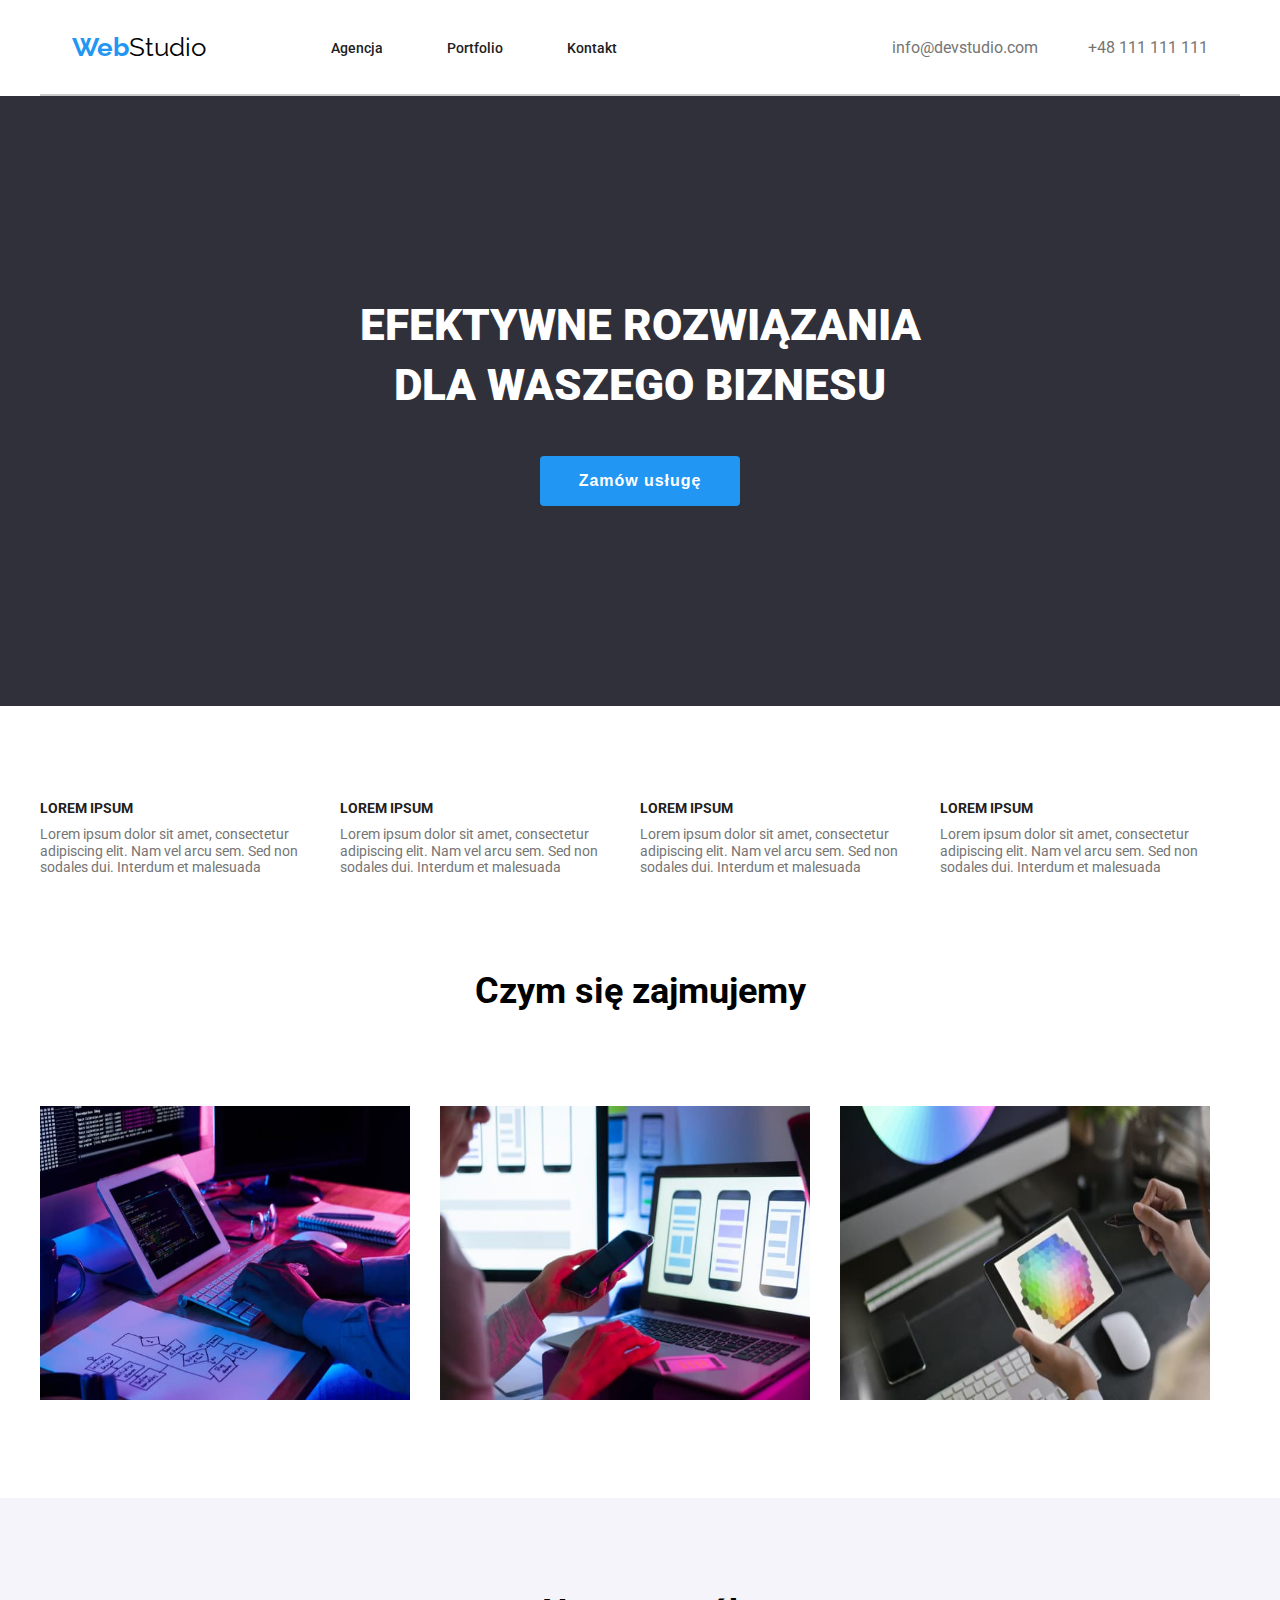
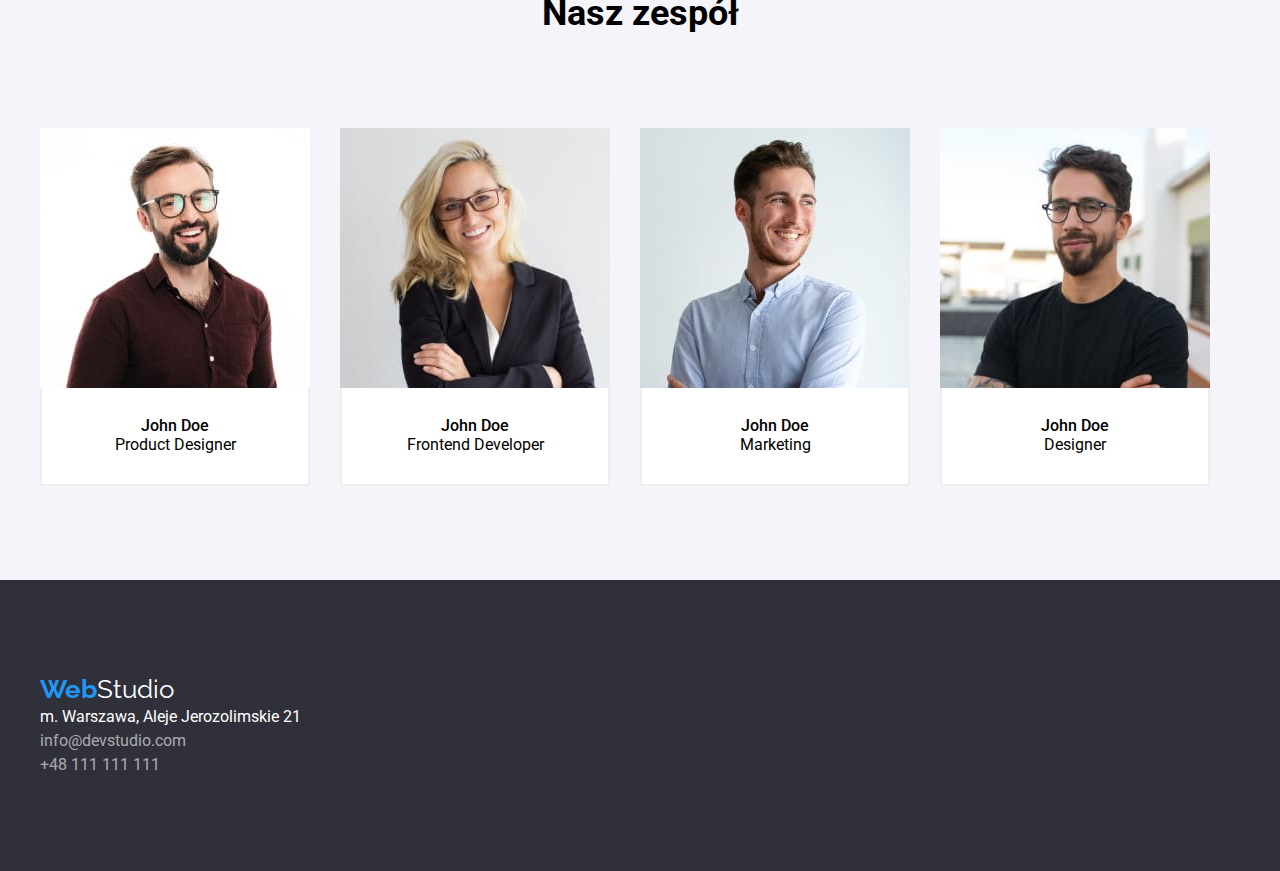
<file: index.html>
<!DOCTYPE html>
<html lang="pl">
  <head>
    <meta charset="UTF-8" />
    <meta http-equiv="X-UA-Compatible" content="IE=edge" />
    <meta name="viewport" content="width=device-width, initial-scale=1.0" />
    <link
      rel="stylesheet"
      href="https://github.com/sindresorhus/modern-normalize/blob/0c3cb3a7dcf0fb4242a8736127a1d717b704c360/modern-normalize.css"
    />
    <link rel="preconnect" href="https://fonts.googleapis.com" />
    <link rel="preconnect" href="https://fonts.gstatic.com" crossorigin />
    <link
      href="https://fonts.googleapis.com/css2?family=Raleway:wght@700&family=Roboto:ital,wght@0,400;0,500;0,700;1,900&display=swap"
      rel="stylesheet"
    />
    <link rel="stylesheet" href="css/styles.css" />
    <title>Studio</title>
  </head>

  <body>
    <header class="header-background-color">
      <div class="container cont-class nav-border-bottom">
        <div class="nav-flex">
          <div class="logo focus">
            <a class="all-links" href="index.html"
              ><span class="web">Web</span><span class="studio">Studio</span></a
            >
          </div>
          <nav>
            <ul class="nav-ul list-style focus">
              <li>
                <a class="nav-ul-a all-links" href="index.html">Agencja</a>
              </li>
              <li>
                <a class="nav-ul-a all-links" href="portfolio.html">Portfolio</a>
              </li>
              <li>
                <a class="nav-ul-a all-links" href="/">Kontakt</a>
              </li>
            </ul>
          </nav>
        </div>
        <div class="nav-flex2">
          <div class="mail-hover nav-ul all-links">
            <a class="header-mail-phone" href="mailto:info@devstudio.com">info@devstudio.com</a>
          </div>
          <div class="mail-hover nav-ul">
            <a class="header-mail-phone all-links" href="tel:+48111111111">+48 111 111 111</a>
          </div>
        </div>
      </div>
    </header>

    <main>
      <div class="box-h1">
        <h1 class="description-h1 uppercase">Efektywne rozwiązania<br />dla waszego biznesu</h1>
        <button class="button-main" type="button">Zamów usługę</button>
      </div>
      <div class="container">
        <ul class="list-style flex section">
          <li>
            <h2 class="uppercase description-big-letters">Lorem ipsum</h2>
            <p class="description-small-letters">
              Lorem ipsum dolor sit amet, consectetur adipiscing elit. Nam vel arcu sem. Sed non
              sodales dui. Interdum et malesuada
            </p>
          </li>
          <li>
            <h2 class="uppercase description-big-letters">Lorem ipsum</h2>
            <p class="description-small-letters">
              Lorem ipsum dolor sit amet, consectetur adipiscing elit. Nam vel arcu sem. Sed non
              sodales dui. Interdum et malesuada
            </p>
          </li>
          <li>
            <h2 class="uppercase description-big-letters">Lorem ipsum</h2>
            <p class="description-small-letters">
              Lorem ipsum dolor sit amet, consectetur adipiscing elit. Nam vel arcu sem. Sed non
              sodales dui. Interdum et malesuada
            </p>
          </li>
          <li>
            <h2 class="uppercase description-big-letters">Lorem ipsum</h2>
            <p class="description-small-letters">
              Lorem ipsum dolor sit amet, consectetur adipiscing elit. Nam vel arcu sem. Sed non
              sodales dui. Interdum et malesuada
            </p>
          </li>
        </ul>

        <h2 class="description-main margin-bottom">Czym się zajmujemy</h2>
        <ul class="list-style flex-main margin-bottom">
          <li>
            <img
              src="images/main-page/tablet.jpg"
              alt="Zdjęcie biurka, na którym widoczny jest ekran, tablet, ręczne notatki, oraz dłonie kogoś piszącego na klawiaturze. Po zawartości ekranów można wnioskować, że ktoś coś koduje."
              width="370"
              height="294"
            />
          </li>
          <li>
            <img
              src="images/main-page/mockup.jpg"
              alt="Widać jeden monitor, jeden laptop, osobę, która trzyma smartphone w ręce i ekran telefonu porównuje z makietą aplikacji wyświetlonej na ekranie laptopa."
              width="370"
              height="294"
            />
          </li>
          <li>
            <img
              src="images/main-page/pattern.jpg"
              alt="Widać fragment klawiatury i monitora, na pierwszym planie znajduje się dłoń trzymająca tablet. Na tablecie wyświetla się wzornik kolorów."
              width="370"
              height="294"
            />
          </li>
        </ul>
      </div>
      <div class="main-page-other-background">
        <h2 class="description-main padding-top">Nasz zespół</h2>
        <ul class="list-style flex-main section container">
          <li>
            <figure>
              <img class="img-main-no-gap"
                src="images/people/productDesigner.jpg"
                alt="Mężczyzna koło 35 roku życia, brunet w okularach z tygodniowym zarostem."
                width="270"
                height="260"
              />
              <figcaption class="figcaption-main">
                <div class="description-human">John Doe</div>
                <div class="description-human-occupation">Product Designer</div>
              </figcaption>
            </figure>
          </li>
          <li>
            <figure>
              <img class="img-main-no-gap"
                src="images/people/frontendDeveloper.jpg"
                alt="Kobieta koło trzydziestki, z długimi błąd włosami, w burgundowych okularach."
                width="270"
                height="260"
              />
              <figcaption class="figcaption-main">
                <div class="description-human">John Doe</div>
                <div class="description-human-occupation">Frontend Developer</div>
              </figcaption>
            </figure>
          </li>
          <li>
            <figure>
              <img class="img-main-no-gap"
                src="images/people/marketing.jpg"
                alt="Około 25 letni mężczyzna, krótko ścięty, z kilkodniowym zarostem, w niebiskiej koszuli."
                width="270"
                height="260"
              />
              <figcaption class="figcaption-main">
                <div class="description-human">John Doe</div>
                <div class="description-human-occupation">Marketing</div>
              </figcaption>
            </figure>
          </li>
          <li>
            <figure>
              <img class="img-main-no-gap"
                src="images/people/uIDesigner.jpg"
                alt="Mężczyzna w średnim wieku w okrągłych okularach, z tygodniowym zarostem, brunet. Ubrany w czarną koszulkę. Widoczny tatuaż na lewym ramieniu."
                width="270"
                height="260"
              />
              <figcaption class="figcaption-main">
                <div class="description-human">John Doe</div>
                <div class="description-human-occupation">Designer</div>
              </figcaption>
            </figure>
          </li>
        </ul>
      </div>
    </main>

    <footer class="footer-background-color section">
      <div class="container">
        <a class="all-links" href="index.html"
          ><span class="web font-footer-logo">Web</span
          ><span class="studio-white font-footer-logo">Studio</span></a
        >
        <address class="address">m. Warszawa, Aleje Jerozolimskie 21</address>
        <div class="mail-hover all-links">
          <a class="address address-grey" href="mailto:info@devstudio.com"> info@devstudio.com </a>
        </div>
        <div class="mail-hover all-links">
          <a class="address address-grey" href="tel:+48111111111">+48 111 111 111</a>
        </div>
      </div>
    </footer>
  </body>
</html>
</file>
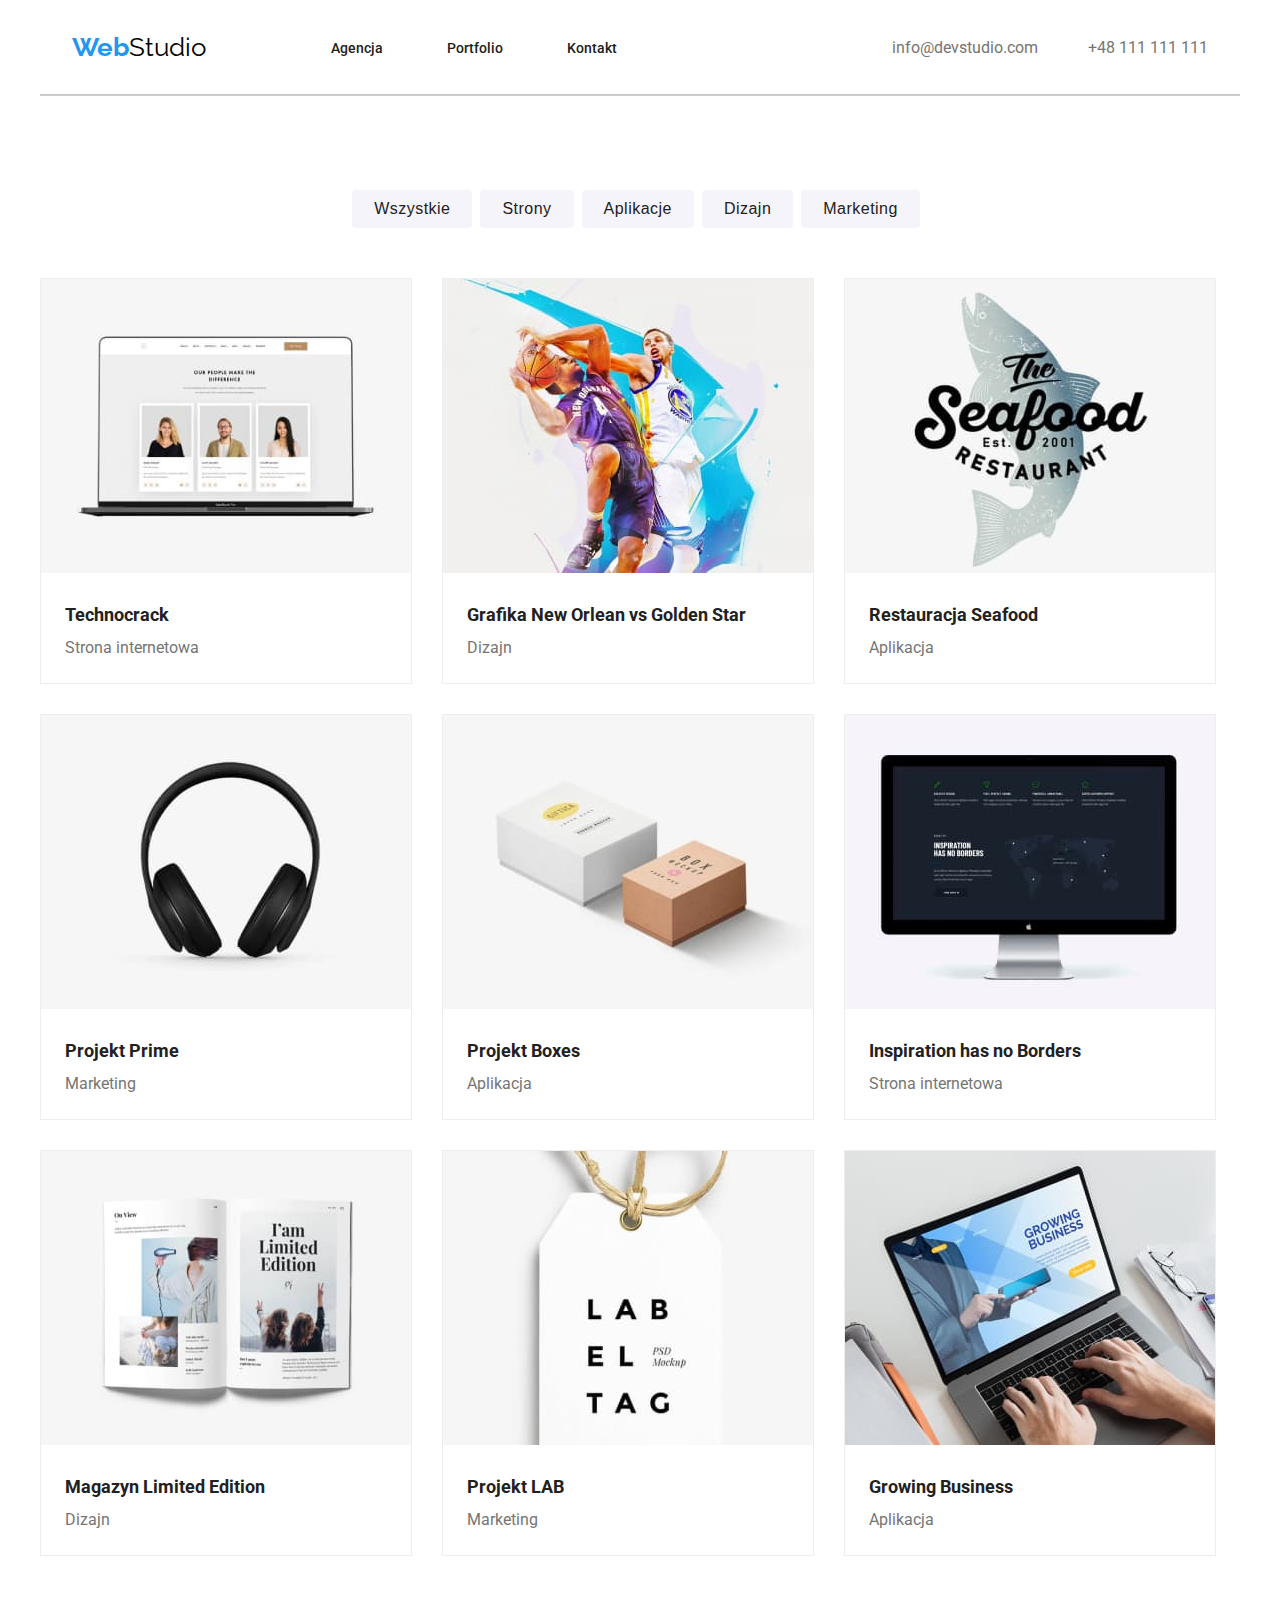
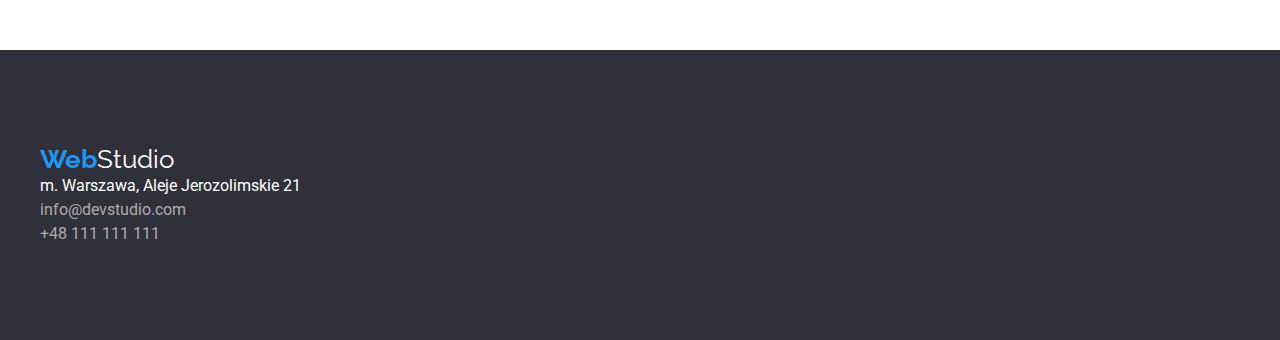
<file: portfolio.html>
<!DOCTYPE html>
<html lang="pl">
  <head>
    <meta charset="UTF-8" />
    <meta http-equiv="X-UA-Compatible" content="IE=edge" />
    <meta name="viewport" content="width=device-width, initial-scale=1.0" />
    <link
      rel="stylesheet"
      href="https://github.com/sindresorhus/modern-normalize/blob/0c3cb3a7dcf0fb4242a8736127a1d717b704c360/modern-normalize.css"
    />
    <link rel="preconnect" href="https://fonts.googleapis.com" />
    <link rel="preconnect" href="https://fonts.gstatic.com" crossorigin />
    <link
      href="https://fonts.googleapis.com/css2?family=Raleway:wght@700&family=Roboto:ital,wght@0,400;0,500;0,700;1,900&display=swap"
      rel="stylesheet"
    />
    <link rel="stylesheet" href="css/styles.css" />
    <title>Portfolio</title>
  </head>

  <body>
    <header class="header-background-color">
      <div class="container cont-class nav-border-bottom">
        <div class="nav-flex">
          <div class="logo focus">
            <a class="all-links" href="index.html"
              ><span class="web">Web</span><span class="studio">Studio</span></a
            >
          </div>
          <nav>
            <ul class="nav-ul list-style focus">
              <li>
                <a class="nav-ul-a all-links" href="index.html">Agencja</a>
              </li>
              <li>
                <a class="nav-ul-a all-links" href="portfolio.html">Portfolio</a>
              </li>
              <li>
                <a class="nav-ul-a all-links" href="/">Kontakt</a>
              </li>
            </ul>
          </nav>
        </div>
        <div class="nav-flex2">
          <div class="mail-hover nav-ul all-links">
            <a class="header-mail-phone" href="mailto:info@devstudio.com">info@devstudio.com</a>
          </div>
          <div class="mail-hover nav-ul">
            <a class="header-mail-phone all-links" href="tel:+48111111111">+48 111 111 111</a>
          </div>
        </div>
      </div>
    </header>

    <main class="main-background-color">
      <div class="container">
        <ul class="list-style flex-buttons-portf">
          <li class="buttons-portf-hov">
            <button class="button-portf" type="button">Wszystkie</button>
          </li>
          <li class="buttons-portf-hov">
            <button class="button-portf" type="button">Strony</button>
          </li>
          <li class="buttons-portf-hov">
            <button class="button-portf" type="button">Aplikacje</button>
          </li>
          <li class="buttons-portf-hov">
            <button class="button-portf" type="button">Dizajn</button>
          </li>
          <li class="buttons-portf-hov">
            <button class="button-portf" type="button">Marketing</button>
          </li>
        </ul>

        <ul class="list-style flex-images-portf">
          <li>
            <figure class="figure-border">
              <img
                src="images/portfolio/threePeople.jpg"
                alt="Wyświetlona jest ikona laptopa, w której prezentuje się stworzona strona internetowa. Na niej znajduje się trójka ludzi. Dwie kobiety po bokach i mężczyzna w środku."
                width="370"
                height="294"
              />
              <figcaption class="figcaption-portf">
                <div class="description-bold">Technocrack</div>
                <div class="description-normal">Strona internetowa</div>
              </figcaption>
            </figure>
          </li>
          <li>
            <figure class="figure-border">
              <img
                src="images/portfolio/nba.jpg"
                alt="Rysunkowa grafika dwój graczy koszykówki. Jeden jest ubrany w filetowy ubiór sportowy i stara się trafić piłką do kosza, drugi, który broni, ubrany jest na biało i próbuje wybić piłkę. "
                width="370"
                height="294"
              />
              <figcaption class="figcaption-portf">
                <div class="description-bold">Grafika New Orlean vs Golden Star</div>
                <div class="description-normal">Dizajn</div>
              </figcaption>
            </figure>
          </li>
          <li>
            <figure class="figure-border">
              <img
                src="images/portfolio/seafood.jpg"
                alt="Logo przedstawia wyskakującą rysunkową rybę stylizowaną na pstrąga, która zawiera w sobie napis „The Seafood Est. 2001 restaurant”."
                width="370"
                height="294"
              />
              <figcaption class="figcaption-portf">
                <div class="description-bold">Restauracja Seafood</div>
                <div class="description-normal">Aplikacja</div>
              </figcaption>
            </figure>
          </li>
          <li>
            <figure class="figure-border">
              <img
                src="images/portfolio/headphones.jpg"
                alt="Czarne słuchawki nauszne na białym tle."
                width="370"
                height="294"
              />
              <figcaption class="figcaption-portf">
                <div class="description-bold">Projekt Prime</div>
                <div class="description-normal">Marketing</div>
              </figcaption>
            </figure>
          </li>
          <li>
            <figure class="figure-border">
              <img
                src="images/portfolio/boxes.jpg"
                alt="Dwa pudełka: jedno białe, drugie brązowe."
                width="370"
                height="294"
              />
              <figcaption class="figcaption-portf">
                <div class="description-bold">Projekt Boxes</div>
                <div class="description-normal">Aplikacja</div>
              </figcaption>
            </figure>
          </li>
          <li>
            <figure class="figure-border">
              <img
                src="images/portfolio/monitor.jpg"
                alt="Monitor marki Apple wyświetlający ciemną stronę internetowa, która przedstawia mapę świata z zaznaczonymi punktami."
                width="370"
                height="294"
              />
              <figcaption class="figcaption-portf">
                <div class="description-bold">Inspiration has no Borders</div>
                <div class="description-normal">Strona internetowa</div>
              </figcaption>
            </figure>
          </li>
          <li>
            <figure class="figure-border">
              <img
                src="images/portfolio/magazine.jpg"
                alt="Otwarty magazyn, w którym znajduje się reklama suszarki do włosów, oraz zdjęcie dwóch młodych dziewczyn ilustrujące reportaż o młodym pokoleniu uważające się za unikatowe. "
                width="370"
                height="294"
              />
              <figcaption class="figcaption-portf">
                <div class="description-bold">Magazyn Limited Edition</div>
                <div class="description-normal">Dizajn</div>
              </figcaption>
            </figure>
          </li>
          <li>
            <figure class="figure-border">
              <img
                src="images/portfolio/tag.jpg"
                alt="Biała zawieszka na złotym sznurku z napisem LAB EL TAG."
                width="370"
                height="294"
              />
              <figcaption class="figcaption-portf">
                <div class="description-bold">Projekt LAB</div>
                <div class="description-normal">Marketing</div>
              </figcaption>
            </figure>
          </li>
          <li>
            <figure class="figure-border">
              <img
                src="images/portfolio/laptop.jpg"
                alt="Szary otwarty laptop, na którym piszą coś dwie dłonie. Na ekranie wyświetla się reklama aplikacja Growing Business."
                width="370"
                height="294"
              />
              <figcaption class="figcaption-portf">
                <div class="description-bold">Growing Business</div>
                <div class="description-normal">Aplikacja</div>
              </figcaption>
            </figure>
          </li>
        </ul>
      </div>
    </main>

    <footer class="footer-background-color section">
      <div class="container">
        <a class="all-links" href="index.html"
          ><span class="web font-footer-logo">Web</span
          ><span class="studio-white font-footer-logo">Studio</span></a
        >
        <address class="address">m. Warszawa, Aleje Jerozolimskie 21</address>
        <div class="mail-hover all-links">
          <a class="address address-grey" href="mailto:info@devstudio.com"> info@devstudio.com </a>
        </div>
        <div class="mail-hover all-links">
          <a class="address address-grey" href="tel:+48111111111">+48 111 111 111</a>
        </div>
      </div>
    </footer>
  </body>
</html>
</file>
<file: css/styles.css>
* {
  box-sizing: border-box;
  margin: 0;
  padding: 0;
}

body {
  font-family: "Roboto", sans-serif;
}

a {
  text-decoration: none;
}

.container {
  max-width: 1200px;
  margin: 0 auto;
}

.cont-class {
  display: flex;
  justify-content: space-between;
}

.section {
  padding: 94px 0px;
}

:root {
  --color-mainblue: rgba(33, 150, 243, 1);
  --color-white: rgba(255, 255, 255, 1);
  --color-half-white: rgba(245, 244, 250, 1);
  --color-h1: rgba(47, 48, 58, 1);
  --color-footer: rgb(47, 48, 58);
  --color-border-figacap: rgba(238, 238, 238, 1);
  --color-addres-grey: rgba(255, 255, 255, 0.6);
  --color-addres: rgb(255, 255, 255);
  --color-button-portf: rgba(33, 33, 33, 1);
  --color-focus: rgb(53, 93, 77);
  --color-description-small-letters: rgba(117, 117, 117, 1);
  --color-studio: rgb(0, 0, 0);
  --color-nav-ul-a: rgb(33, 33, 33);
  --color-header-mail-phone: rgb(117, 117, 117);
  --color-nav-border: #ccc;
}

.nav-border-bottom {
  border-bottom: 2px solid var(--color-nav-border);
  padding: 32px;
}

.box-h1 {
  background-color: var(--color-h1);
  color: var(--color-white);
  text-align: center;
}

.nav-flex {
  display: flex;
  align-items: center;
  justify-content: flex-start;
}

.nav-flex2 {
  display: flex;
  align-items: center;
  justify-content: flex-end;
  gap: 50px;
}

.flex-main {
  display: flex;
  gap: 30px;
}

.algin-items-center {
  align-items: center;
}

.flex {
  display: flex;
}

.flex-buttons-portf {
  display: flex;
  justify-content: center;
  margin-top: 94px;
}

.flex-images-portf {
  display: flex;
  flex-wrap: wrap;
  flex-basis: calc((100% - 20px) / 3);
  gap: 30px;
  margin-bottom: 94px;
}

.button-main {
  display: inline-block;
  background-color: var(--color-mainblue);
  color: var(--color-white);
  font-weight: 700;
  font-size: 16px;
  line-height: 1.8;
  letter-spacing: 0.06em;
  text-align: center;
  width: 200px;
  height: 50px;
  border-radius: 4px;
  margin-top: 40px;
  margin-bottom: 200px;
  border: 0;
}

.button-portf {
  background-color: var(--color-half-white);
  color: var(--color-button-portf);
  font-weight: 500;
  font-size: 16px;
  line-height: 1.6;
  letter-spacing: 0.03em;
  text-align: center;
  border-radius: 4px;
  padding: 6px 22px;
  margin-right: 8px;
  margin-bottom: 50px;
  border: 0;
}

.buttons-portf-hov :hover {
  background-color: var(--color-mainblue);
  cursor: pointer;
  color: var(--color-white);
}

.buttons-portf-hov :focus {
  border-color: var(--color-h1);
}

.uppercase {
  text-transform: uppercase;
}

.all-links :focus {
  color: var(--color-focus);
  cursor: pointer;
}

.description-h1 {
  font-weight: 900;
  font-size: 44px;
  line-height: 1.36;
  letter-spacing: 0, 6em;
  text-align: center;
  padding-top: 200px;
}

.description-big-letters {
  font-weight: 700;
  font-size: 14px;
  line-height: 1.17;
  letter-spacing: 0, 3em;
  color: var(--color-button-portf);
  margin-bottom: 10px;
}

.description-small-letters {
  font-weight: 400;
  font-size: 14px;
  line-height: 1.17;
  letter-spacing: 0, 3em;
  color: var(--color-description-small-letters);
}

.description-main {
  font-weight: 700;
  font-size: 36px;
  line-height: 1.17;
  letter-spacing: 0, 3em;
  text-align: center;
}

.main-page-other-background {
  background-color: var(--color-half-white);
}

.img-main-no-gap {
  display: block;
}

.description-human {
  font-weight: 500;
  font-size: 16px;
  line-height: 1.17;
  letter-spacing: 0, 3em;
  text-align: center;
  padding-top: 30px;
  margin-top: -1px;
}

.description-human-occupation {
  font-size: 16px;
  line-height: 1.17;
  letter-spacing: 0, 3em;
  text-align: center;
  padding-bottom: 30px;
}

.logo {
  font-family: "Raleway", sans-serif;
}

.font-footer-logo {
  font-family: "Raleway", sans-serif;
}

.web {
  color: var(--color-mainblue);
  font-weight: 700;
  font-size: 26px;
  line-height: 1.17;
  letter-spacing: 0, 3em;
}

.studio {
  color: var(--color-studio);
  font-weight: 400;
  font-size: 26px;
  line-height: 1.17;
  margin-right: 93px;
}

.studio-white {
  color: var(--color-white);
  font-weight: 400;
  font-size: 26px;
  line-height: 1.17;
}

.margin-bottom {
  margin-bottom: 94px;
}

.padding-top {
  padding-top: 94px;
}

.list-style {
  list-style-type: none;
}

.nav-ul {
  display: flex;
}

.nav-ul-a {
  color: var(--color-nav-ul-a);
  font-weight: 500;
  font-size: 14px;
  line-height: 1.17;
  letter-spacing: 0, 2em;
  padding: 32px;
}

.nav-ul :hover {
  color: var(--color-mainblue);
}

.header-mail-phone {
  color: var(--color-header-mail-phone);
}

.description-bold {
  font-weight: 700;
  font-size: 18px;
  line-height: 2;
  letter-spacing: 0, 6em;
  color: var(--color-button-portf);
}

.description-normal {
  font-size: 16px;
  line-height: 1.87;
  letter-spacing: 0, 3em;
  color: var(--color-description-small-letters);
}

.figure-border {
  border: 1px solid var(--color-border-figacap);
}

.figcaption-main {
  background-color: var(--color-white);
  border-right: 2px solid var(--color-border-figacap);
  border-left: 2px solid var(--color-border-figacap);
  border-bottom: 2px solid var(--color-border-figacap);
}

.figcaption-portf {
  padding: 20px 24px;
}

.header-background-color {
  background-color: var(--color-white);
}

.main-background-color {
  background-color: var(--color-white);
}

.footer-background-color {
  background-color: var(--color-footer);
}

.address {
  color: var(--color-addres);
  font-style: normal;
  font-size: 1.17;
  line-height: 24px;
  letter-spacing: 0, 3em;
}

.mail-hover :hover {
  text-decoration: underline;
}

.address-grey {
  color: var(--color-addres-grey);
}
</file>
